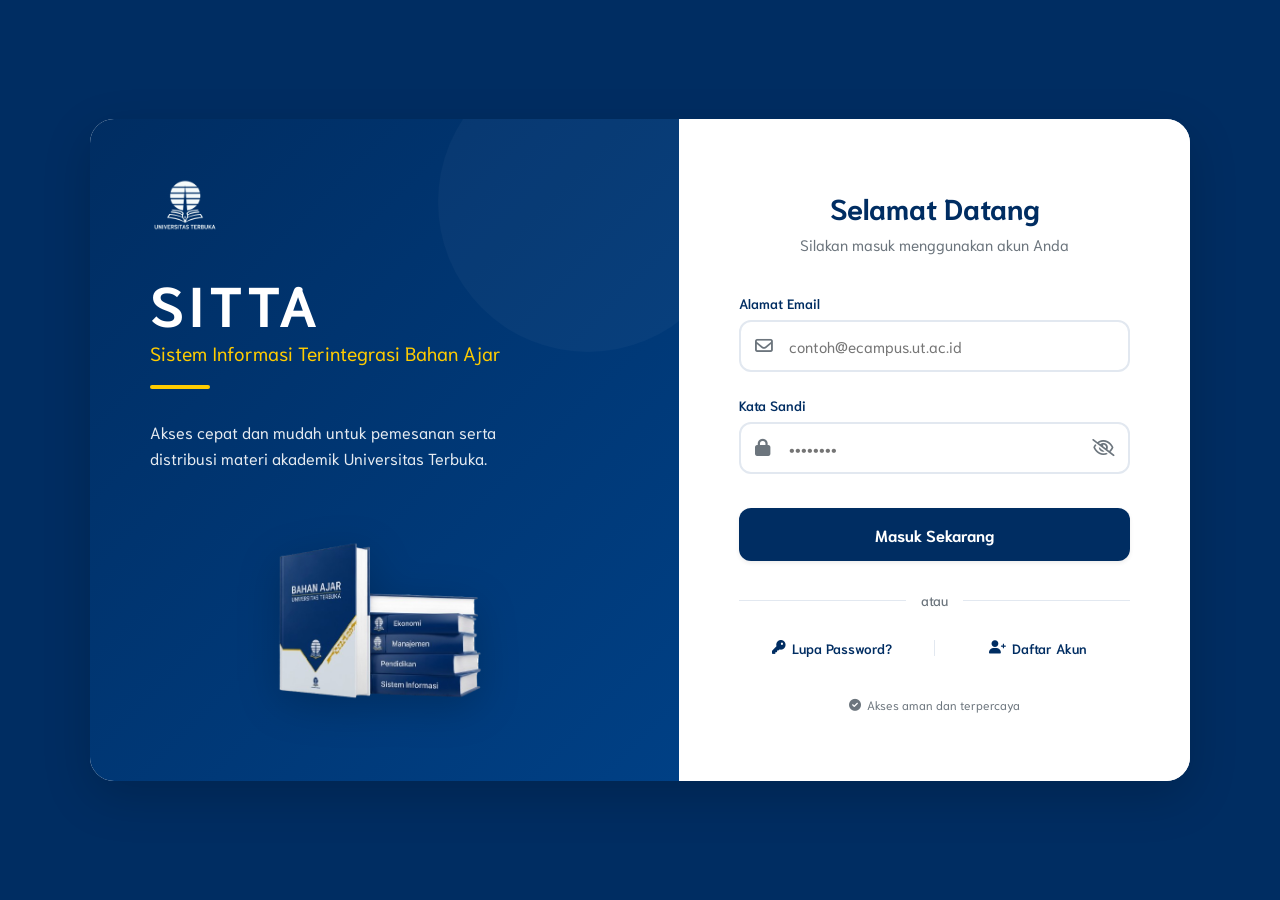
<file: index.html>
<!DOCTYPE html>
<html lang="id">
<head>
    <meta charset="UTF-8">
    <meta name="viewport" content="width=device-width, initial-scale=1.0">
    <title>Masuk ke SITTA - Universitas Terbuka</title>
    
    <!-- Google Fonts -->
    <link rel="preconnect" href="https://fonts.googleapis.com">
    <link rel="preconnect" href="https://fonts.gstatic.com" crossorigin>
    <link href="https://fonts.googleapis.com/css2?family=Niramit:wght@300;400;600;700&display=swap" rel="stylesheet">

    <!-- Icons -->
    <link rel="stylesheet" href="https://cdnjs.cloudflare.com/ajax/libs/font-awesome/6.0.0/css/all.min.css">
    
    <!-- Global CSS -->
    <link rel="stylesheet" href="css/style.css">

    <style>
        body {
            background-color: var(--primary-blue);
            min-height: 100vh;
            display: flex;
            align-items: center;
            justify-content: center;
            padding: 20px;
            margin: 0;
        }

        /* --- CONTAINER UTAMA --- */
        .app-container {
            width: 100%;
            max-width: 1100px;
            min-height: 650px;
            background: var(--bg-white);
            border-radius: 24px;
            display: flex;
            overflow: hidden;
            box-shadow: var(--shadow-lg);
        }

        /* --- HERO SECTION (KIRI) --- */
        .hero-section {
            flex: 1.2;
            background: linear-gradient(135deg, var(--primary-blue) 0%, var(--secondary-blue) 100%);
            padding: 60px;
            display: flex;
            flex-direction: column;
            justify-content: center;
            color: var(--text-white);
            position: relative;
        }

        .hero-section::before {
            content: '';
            position: absolute;
            top: -10%; right: -10%;
            width: 300px; height: 300px;
            background: rgba(var(--white-rgb), 0.03);
            border-radius: 50%;
        }

        .hero-logo { margin-bottom: 40px; }
        
        .hero-content h1 {
            font-size: 3.5rem;
            font-weight: 700;
            letter-spacing: 4px;
            line-height: 1;
            margin-bottom: 10px;
            color: var(--text-white);
        }

        .hero-content h3 {
            font-size: 1.2rem;
            font-weight: 400;
            color: var(--accent-yellow);
            margin-bottom: 20px;
        }

        .hero-divider {
            width: 60px; height: 4px;
            background: var(--accent-yellow);
            border-radius: 2px;
            margin-bottom: 30px;
        }

        .hero-content p {
            font-size: 1rem;
            line-height: 1.6;
            opacity: 0.9;
            max-width: 400px;
            color: var(--text-white);
        }

        .hero-illustration {
            margin-top: 50px;
            text-align: center;
        }
        
        .hero-illustration img {
            max-width: 80%;
            filter: drop-shadow(0 10px 20px rgba(var(--black-rgb), 0.2));
            animation: float 6s ease-in-out infinite;
        }

        @keyframes float {
            0%, 100% { transform: translateY(0); }
            50% { transform: translateY(-20px); }
        }

        /* --- LOGIN SECTION (KANAN) --- */
        .login-section {
            flex: 1;
            padding: 60px;
            display: flex;
            flex-direction: column;
            justify-content: center;
            background: var(--bg-white);
        }

        .login-header { text-align: center; margin-bottom: 40px; }
        .login-header h2 { font-size: 1.8rem; color: var(--primary-blue); margin-bottom: 8px; }
        .login-header p { color: var(--secondary); font-size: 0.95rem; }

        /* FORM STYLING */
        .form-group { margin-bottom: 24px; }
        .form-group label {
            display: block;
            font-size: 0.85rem;
            font-weight: 600;
            color: var(--primary-blue);
            margin-bottom: 8px;
        }

        .input-container {
            position: relative;
            display: flex;
            align-items: center;
        }

        .input-container i {
            position: absolute;
            left: 16px;
            color: var(--secondary);
            font-size: 1.1rem;
            transition: var(--transition);
        }

        .input-container input {
            width: 100%;
            padding: 14px 16px 14px 48px;
            border: 2px solid var(--border-color);
            border-radius: 12px;
            outline: none;
            font-size: 0.95rem;
            color: var(--text-body);
            transition: var(--transition);
        }

        .input-container input:focus {
            border-color: var(--primary-blue);
            background: var(--light-subtle);
        }

        .input-container input:focus + i {
            color: var(--primary-blue);
        }

        .toggle-icon {
            left: auto !important;
            right: 16px;
            cursor: pointer;
            color: var(--secondary);
        }

        .toggle-icon:hover { 
            color: var(--primary-blue); 
        }

        .btn-action {
            width: 100%;
            padding: 16px;
            background: var(--primary-blue);
            color: var(--text-white);
            border: none;
            border-radius: 12px;
            font-size: 1rem;
            font-weight: 700;
            cursor: pointer;
            transition: var(--transition);
            margin-top: 10px;
            box-shadow: var(--shadow-sm);
        }

        .btn-action:hover {
            background: var(--secondary-blue);
            transform: translateY(-2px);
            box-shadow: var(--shadow-md);
        }

        /* DIVIDER & LINKS */
        .divider-container {
            display: flex;
            align-items: center;
            text-align: center;
            margin: 30px 0;
            color: var(--border-dark-subtle);
        }

        .divider-container::before, .divider-container::after {
            content: '';
            flex: 1;
            border-bottom: 1px solid var(--border-color);
        }

        .divider-container span {
            padding: 0 15px;
            font-size: 0.85rem;
            font-weight: 500;
            color: var(--secondary);
        }

        .footer-links {
            display: grid;
            grid-template-columns: 1fr auto 1fr;
            align-items: center;
            gap: 10px;
        }

        .footer-links a {
            color: var(--primary-blue);
            font-size: 0.85rem;
            font-weight: 600;
            transition: var(--transition);
            display: flex;
            align-items: center;
            justify-content: center;
            gap: 6px;
        }

        .footer-links a:hover { 
            color: var(--secondary-blue); 
        }

        .v-line { 
            width: 1px; 
            height: 16px; 
            background: var(--border-color); 
        }

        .secure-badge {
            margin-top: 40px;
            text-align: center;
            font-size: 0.75rem;
            color: var(--secondary);
            display: flex;
            align-items: center;
            justify-content: center;
            gap: 6px;
        }

        /* --- MODAL STYLING --- */
        .modal-overlay {
            position: fixed;
            top: 0; left: 0;
            width: 100%; height: 100%;
            background: rgba(0, 45, 98, 0.6);
            backdrop-filter: blur(5px);
            display: none;
            align-items: center;
            justify-content: center;
            z-index: 1100;
            padding: 20px;
        }

        .modal-content {
            background: var(--bg-white);
            width: 100%;
            max-width: 450px;
            padding: 40px;
            border-radius: 24px;
            position: relative;
            box-shadow: var(--shadow-lg);
            animation: modalIn 0.3s ease-out;
        }

        @keyframes modalIn {
            from { transform: translateY(20px); opacity: 0; }
            to { transform: translateY(0); opacity: 1; }
        }

        .close-modal {
            position: absolute;
            top: 20px; right: 20px;
            background: none; border: none;
            font-size: 1.5rem; color: var(--secondary);
            cursor: pointer;
            transition: var(--transition);
        }

        .close-modal:hover { color: var(--primary-blue); }

        #forgotPasswordContent .login-header h2,
        #registerContent .login-header h2 {
            font-size: 1.5rem;
        }

        #forgotPasswordContent .login-header p,
        #registerContent .login-header p {
            font-size: 0.8rem;
        }

        #daftarAkunForm .overflow-form {
            max-height: 150px;
            overflow-y: auto;
            padding-right: 10px;
        }

        /* Custom Scrollbar for Modal Form */
        #daftarAkunForm .overflow-form::-webkit-scrollbar { width: 5px; }
        #daftarAkunForm .overflow-form::-webkit-scrollbar-thumb { background: var(--border-color); border-radius: 10px; }

        /* --- MEDIA QUERIES --- */
        @media (max-width: 480px) {
            .modal-content {
                padding: 30px;
            }
        }

        @media (max-width: 768px) {
            .app-container {
                flex-direction: column;
                max-width: 450px;
                min-height: auto;
            }
            .hero-section { padding: 40px 20px; text-align: center; align-items: center; }
            .hero-illustration { display: none; }
            .login-section { padding: 40px 20px; }
            .hero-divider { margin: 0 auto 20px auto; }
        }

        @media (min-width: 1024px) {
            #forgotPasswordContent .login-header p,
            #registerContent .login-header p {
                font-size: 0.9rem;
            }

            #forgotPasswordContent .login-header h2,
            #registerContent .login-header h2 {
                font-size: 1.8rem;
            }

            #daftarAkunForm .overflow-form {
                max-height: 350px;
            }
        }
    </style>
</head>
<body>

    <div class="app-container">
        <!-- Left Side: Hero -->
        <section class="hero-section">
            <div class="hero-logo">
                <img src="assets/logo-putih.png" alt="Logo UT" width="70" onerror="this.style.display='none'">
            </div>
            <div class="hero-content">
                <h1>SITTA</h1>
                <h3>Sistem Informasi Terintegrasi Bahan Ajar</h3>
                <div class="hero-divider"></div>
                <p>Akses cepat dan mudah untuk pemesanan serta distribusi materi akademik Universitas Terbuka.</p>
            </div>
            <div class="hero-illustration">
                <img src="assets/books.png" alt="Illustration" width="280">
            </div>
        </section>

        <!-- Right Side: Login -->
        <main class="login-section">
            <div class="login-header">
                <h2>Selamat Datang</h2>
                <p>Silakan masuk menggunakan akun Anda</p>
            </div>

            <form id="loginForm">
                <div class="form-group">
                    <label for="email">Alamat Email</label>
                    <div class="input-container">
                        <i class="fa-regular fa-envelope"></i>
                        <input type="email" id="email" placeholder="contoh@ecampus.ut.ac.id" autocomplete="off" required>
                    </div>
                </div>

                <div class="form-group">
                    <label for="password">Kata Sandi</label>
                    <div class="input-container">
                        <i class="fa-solid fa-lock"></i>
                        <input type="password" id="password" placeholder="••••••••" required>
                        <i class="fa-regular fa-eye-slash toggle-icon" id="togglePassword"></i>
                    </div>
                </div>

                <button type="submit" class="btn-action btn-login">Masuk Sekarang</button>
            </form>

            <div class="divider-container">
                <span>atau</span>
            </div>

            <div class="footer-links">
                <a href="javascript:void(0)" onclick="modalLupaPassword()"><i class="fa-solid fa-key"></i> Lupa Password?</a>
                <div class="v-line"></div>
                <a href="javascript:void(0)" onclick="modalDaftarAkun()"><i class="fa-solid fa-user-plus"></i> Daftar Akun</a>
            </div>

            <div class="secure-badge">
                <i class="fa-solid fa-circle-check"></i> Akses aman dan terpercaya
            </div>
        </main>
    </div>

    <!-- Modal Container -->
    <div id="authModal" class="modal-overlay">
        <div class="modal-content">
            <button class="close-modal" id="closeModalBtn">&times;</button>
            
            <!-- Konten Lupa Password -->
            <div id="forgotPasswordContent" class="modal-body" style="display: none;">
                <div class="login-header">
                    <h2>Lupa Kata Sandi?</h2>
                    <p>Masukkan email Anda untuk pemulihan</p>
                </div>
                <form id="lupaPasswordForm">
                    <div class="form-group">
                        <label>Alamat Email</label>
                        <div class="input-container">
                            <i class="fa-regular fa-envelope"></i>
                            <input type="email" id="emailLP" placeholder="contoh@ecampus.ut.ac.id" required>
                        </div>
                    </div>
                    <button type="submit" class="btn-action btn-lupaPassword">Kirim Link Pemulihan</button>
                </form>
            </div>

            <!-- Konten Daftar Akun -->
            <div id="registerContent" class="modal-body" style="display: none;">
                <div class="login-header">
                    <h2>Daftar Akun Baru</h2>
                    <p>Lengkapi data untuk akses SITTA</p>
                </div>
                <form id="daftarAkunForm">
                    <div class="overflow-form">
                        <div class="form-group">
                            <label>Nama Lengkap</label>
                            <div class="input-container">
                                <i class="fa-regular fa-user"></i>
                                <input type="text" id="namaDA" placeholder="Nama sesuai KTM" required>
                            </div>
                        </div>
                        <div class="form-group">
                            <label>NIM</label>
                            <div class="input-container">
                                <i class="fa-solid fa-id-card"></i>
                                <input type="text" id="nimDA" placeholder="Nomor Induk Mahasiswa" required>
                            </div>
                        </div>
                        <div class="form-group">
                            <label>Email Universitas</label>
                            <div class="input-container">
                                <i class="fa-regular fa-envelope"></i>
                                <input type="email" id="emailDA" placeholder="contoh@ecampus.ut.ac.id" required>
                            </div>
                        </div>
                        <div class="form-group">
                            <label>Kata Sandi</label>
                            <div class="input-container">
                                <i class="fa-solid fa-lock"></i>
                                <input type="password" id="passwordDA" placeholder="••••••••" required>
                                <i class="fa-regular fa-eye-slash toggle-icon" id="togglePasswordDA"></i>
                            </div>
                        </div>
                        <div class="form-group">
                            <label>Konfirmasi Kata Sandi</label>
                            <div class="input-container">
                                <i class="fa-solid fa-lock"></i>
                                <input type="password" id="cpasswordDA" placeholder="••••••••" required>
                                <i class="fa-regular fa-eye-slash toggle-icon" id="toggleCPasswordDA"></i>
                            </div>
                        </div>
                    </div>                  
                    <button type="submit" class="btn-action btn-daftarAkun">Daftar Sekarang</button>
                </form>
            </div>
        </div>
    </div>

    <script src="js/data.js"></script>
    <script src="js/script.js"></script>
    <script>
    document.addEventListener('DOMContentLoaded', () => {
        const modal = document.getElementById('authModal');
        const forgotContent = document.getElementById('forgotPasswordContent');
        const registerContent = document.getElementById('registerContent');
        const closeModal = document.getElementById('closeModalBtn');

        window.modalLupaPassword = function() {
            modal.style.display = 'flex';
            forgotContent.style.display = 'block';
            registerContent.style.display = 'none';
        };

        window.modalDaftarAkun = function() {
            modal.style.display = 'flex';
            registerContent.style.display = 'block';
            forgotContent.style.display = 'none';
        };

        // Tutup Modal
        closeModal.onclick = () => { modal.style.display = 'none'; };

        // Tutup jika klik di luar box modal
        window.onclick = (event) => {
            if (event.target == modal) { modal.style.display = 'none'; }
        };
    });
    </script>
</body>
</html>
</file>
<file: css/style.css>
:root {
    /* --- BRAND COLORS (Universitas Terbuka) --- */
    --primary-blue: #002d62;
    --secondary-blue: #004085;
    --accent-yellow: #ffcc00;


    /* --- COLORS --- */
    --primary: #0d6efd;
    --primary-rgb: 13, 110, 253;
    --primary-subtle: #cfe2ff;
    --primary-emphasis: #052c65;

    --secondary: #6c757d;
    --secondary-rgb: 108,117,125;
    --secondary-subtle: #e2e3e5;
    --secondary-emphasis: #2b2f32;

    --info: #0dcaf0;
    --info-rgb: 13, 202, 240;
    --info-subtle: #cff4fc;
    --info-emphasis: #055160;

    --warning: #ffc107;
    --warning-rgb: 255, 193, 7;
    --warning-subtle: #fff3cd;
    --warning-emphasis: #664d03;

    --success: #198754;
    --success-rgb: 25, 135, 84;
    --success-subtle: #d1e7dd;
    --success-emphasis: #0a3622;

    --danger: #212529;
    --danger-rgb: 220, 53, 69;
    --danger-subtle: #f8d7da;
    --danger-emphasis: #58151c;

    --light: #f8f9fa;
    --light-rgb: 248,249,250;
    --light-subtle: #fcfcfd;
    --light-emphasis: #495057;

    --dark: #ced4da;
    --dark-rgb: 33, 37, 41;
    --dark-subtle: #ced4da;
    --dark-emphasis: #495057;

    --white-rgb: 255, 255, 255;
    --black-rgb: 0, 0, 0;

    --transparent: transparent;


    /* --- BACKGROUND COLORS --- */
    --bg-body-secondary: rgba(233,236,239, 1);

    --bg-primary: rgba(var(--primary-rgb), 1);
    --bg-secondary: rgba(var(--secondary-rgb), 1);
    --bg-info: rgba(var(--info-rgb), 1);
    --bg-warning: rgba(var(--warning-rgb), 1);
    --bg-success: rgba(var(--success-rgb), 1);
    --bg-danger: rgba(var(--danger-rgb), 1);

    --bg-white: rgba(var(--white-rgb), 1);
    --bg-black: rgba(var(--black-rgb), 1);

    --bg-transparent: var(--transparent);


    /* --- BORDER COLORS --- */
    --border-color: #e2e8f0;

    --border-primary: rgba(var(--primary-rgb), 1);
    --border-primary-subtle: #9ec5fe;

    --border-secondary: rgba(var(--secondary-rgb), 1);
    --border-secondary-subtle: #c4c8cb;

    --border-info: rgba(var(--info-rgb), 1);
    --border-info-subtle: #9eeaf9;

    --border-warning: rgba(var(--warning-rgb), 1);
    --border-warning-subtle: #ffe69c;

    --border-success: rgba(var(--success-rgb), 1);
    --border-success-subtle: #a3cfbb;

    --border-danger: rgba(var(--dark-rgb), 1);
    --border-danger-subtle: #f1aeb5;

    --border-light: rgba(var(--light-rgb), 1);
    --border-light-subtle: #e9ecef;

    --border-dark: rgba(var(--dark-rgb), 1);
    --border-dark-subtle: #adb5bd;

    --border-white: rgba(var(--white-rgb), 1);
    --border-black: rgba(var(--black-rgb), 1);

    /* --- TEXT COLORS --- */
    --text-body: rgba(var(--dark-rgb), 1);
    --text-body-secondary: rgba(var(--dark-rgb), 0.75);

    --text-primary: rgba(var(--primary-rgb), 1);
    --text-info: rgba(var(--info-rgb), 1);
    --text-warning: rgba(var(--warning-rgb), 1);
    --text-success: rgba(var(--success-rgb), 1);
    --text-danger: rgba(var(--danger-rgb), 1);

    --text-white: rgba(var(--white-rgb), 1);
    --text-black: rgba(var(--black-rgb), 1);


    /* --- LAYOUT SIZES --- */

    /* --- EFFECTS & ANIMATION --- */
    --shadow-sm: 0 0.125rem 0.25rem rgba(0, 0, 0, 0.075);
    --shadow-md: 0 0.5rem 1rem rgba(0, 0, 0, 0.15);
    --shadow-lg: 0 1rem 3rem rgba(0, 0, 0, 0.175);

    --transition: all 0.3s cubic-bezier(0.4, 0, 0.2, 1);
}

* { 
  margin: 0; 
  padding: 0; 
  box-sizing: border-box; 
  font-family: Niramit, sans-serif;
}

body {
  color: var(--text-body);
  background-color: var(--bg-body);
  overflow-x: hidden;
}

h1, h2, h3, h4, h5, p {
  color: var(--text-body);
}

a {
  text-decoration: none;
}


/* --- SIDEBAR --- */
.sidebar {
    width: 280px;
    height: 100vh;
    background-color: var(--primary-blue);
    color: var(--text-white);
    position: fixed;
    top: 0; left: 0;
    transition: var(--transition);
    z-index: 1001;
    display: flex;
    flex-direction: column;
}

.sidebar.hide { 
  transform: translateX(-100%); 
}

.sidebar-header {
  padding: 25px 20px;
  display: flex;
  align-items: center;
  gap: 12px;
  border-bottom: 1px solid rgba(255,255,255,0.1);
}

.sidebar-header h2 { 
  font-size: 1.4rem; 
  letter-spacing: 2px; 
  color: var(--text-white); 
}

.sidebar-header p { 
  font-size: 0.65rem; 
  opacity: 0.7; 
  line-height: 1.2;
  color: var(--text-white);  
}

.sidebar-nav {
  flex: 1;
  padding: 20px 0;
  overflow-y: auto;
}

/* Style dasar Link Sidebar */
.nav-item, .group-title {
  display: flex;
  align-items: center;
  padding: 14px 25px;
  color: rgba(255,255,255,0.7);
  text-decoration: none;
  font-size: 0.9rem;
  transition: 0.3s;
  cursor: pointer;
}

.nav-item i, .group-title i:first-child { 
  width: 25px;
  font-size: 
  1.1rem; 
  margin-right: 12px; 
}

.nav-item:hover, .nav-item.active, .group-title:hover {
  background: rgba(255,255,255,0.1);
  color: var(--text-white);
}

.nav-item.active { 
  border-left: 4px solid var(--accent-yellow); 
}

.group-title { 
  justify-content: space-between; 
}

.nav-sub-item {
  display: none;
  padding: 10px 25px 10px 62px;
  font-size: 0.85rem;
  color: rgba(255,255,255,0.6);
  text-decoration: none;
  transition: 0.3s;
}

.nav-sub-item:hover { 
  color: var(--accent-yellow); 
}

.nav-group.active .nav-sub-item { 
  display: block; 
}

.nav-group.active .fa-chevron-up { 
  transform: rotate(180deg); 
}

.sidebar-footer {
  padding: 20px;
  border-top: 1px solid rgba(255,255,255,0.1);
}

.btn-logout {
  color: var(--text-white); 
  text-decoration: none;
  display: flex; 
  align-items: center; 
  gap: 10px;
  font-weight: 500;
}

/* --- MAIN CONTENT --- */
.main-content {
  margin-left: 280px;
  width: calc(100% - 280px);
  transition: var(--transition);
  min-height: 100vh;
  display: flex;
  flex-direction: column;
}

.main-content.full { 
  margin-left: 0; 
  width: 100%; 
}

.top-bar {
  height: 70px;
  background: var(--bg-white);
  display: flex;
  align-items: center;
  justify-content: space-between;
  padding: 0 25px;
  box-shadow: 0 2px 10px rgba(0,0,0,0.05);
  position: sticky; 
  top: 0; 
  z-index: 900;
}

.nav-left { 
  display: flex; 
  align-items: center; 
  gap: 15px; 
}

#toggleMenu {
  background: none; 
  border: none;
  font-size: 1.4rem; 
  color: var(--primary-blue); 
  cursor: pointer;
}

.page-title { 
  font-weight: 700; 
  font-size: 1.1rem; 
}

.user-profile { 
  display: flex; 
  align-items: center; 
  gap: 12px; 
}

.notif-bell { 
  position: relative; 
  font-size: 1.2rem; 
  color: #666; 
  cursor: pointer; 
}

.notif-bell .badge {
  position: absolute; 
  top: -5px; 
  right: -5px;
  background: #d32f2f; 
  color: var(--text-white); 
  font-size: 0.6rem;
  padding: 2px 5px; 
  border-radius: 10px;
}

.user-info { 
  text-align: right; 
}

.user-info .name { 
  display: block; 
  font-weight: 700; 
  font-size: 0.85rem; 
  color: var(--primary-blue); 
}

.user-info .role { 
  font-size: 0.7rem; 
  color: var(--text-bg-secondary); 
}

.avatar { 
  width: 38px; 
  height: 38px; 
  border-radius: 50%; 
  object-fit: cover; 
  border: 2px solid #eee; 
}

/* --- CONTENT BODY --- */
.content-body { 
  padding: 20px; 
  flex: 1; 
  max-width: 1400px; 
  margin: 0 auto; 
  width: 100%; 
}

.footer-credit { 
  padding: 20px; 
  text-align: center; 
  font-size: 0.75rem; 
  color: #999; 
  border-top: 1px solid #eee; 
  margin-top: auto; 
}

/* MOBILE OVERLAY */
.sidebar-overlay {
  display: none;
  position: fixed; 
  top: 0; 
  left: 0; 
  width: 100%; 
  height: 100%;
  background: rgba(0,0,0,0.5); 
  z-index: 1000;
}

/* --- MEDIA QUERIES --- */
@media (max-width: 480px) {
  .user-info { 
    display: none; 
  }
}

@media (max-width: 768px) {
  .sidebar { 
    transform: translateX(-100%); 
  }

  .sidebar.show { 
    transform: translateX(0); 
  }

  .main-content { 
    margin-left: 0; 
    width: 100%; 
  }

  .sidebar-overlay.show { 
    display: block; 
  }
</file>
